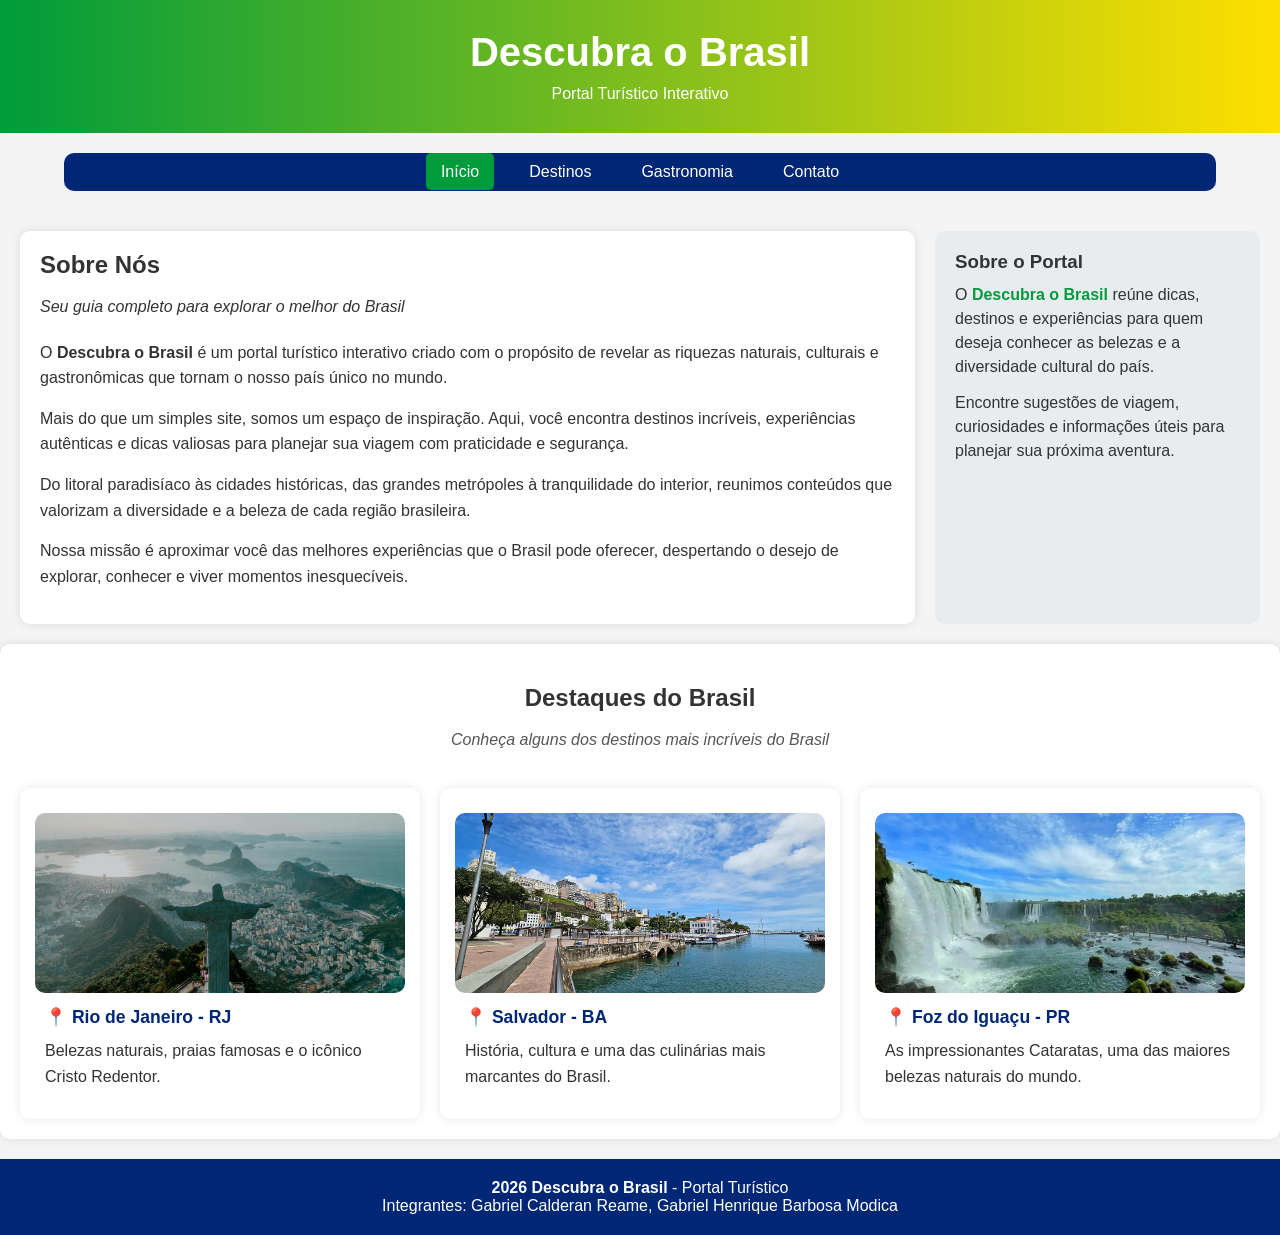
<file: index.html>
<!DOCTYPE html>
<html lang="pt-BR">
<head>
  <meta charset="UTF-8">
  <meta name="viewport" content="width=device-width, initial-scale=1.0">
  <title>Descubra o Brasil</title>
  <link rel="stylesheet" href="css/style.css">
  <link rel="icon" href="img/brasil.png">
</head>

<body class="index-pagina">

<header>
  <h1>Descubra o Brasil</h1>
  <p>Portal Turístico Interativo</p>
</header>

<nav>
  <ul>
    <li><a href="index.html" class="ativo">Início</a></li>
    <li><a href="destinos.html">Destinos</a></li>
    <li><a href="gastronomia.html">Gastronomia</a></li>
    <li><a href="contato.html">Contato</a></li>
  </ul>
</nav>

<main class="container">

  <section class="conteudo">
    <h2>Sobre Nós</h2>
    <p><em>Seu guia completo para explorar o melhor do Brasil</em></p>

    <p>
      O <strong>Descubra o Brasil</strong> é um portal turístico interativo criado com o propósito de revelar as riquezas naturais, culturais e gastronômicas que tornam o nosso país único no mundo.
    </p>

    <p>
Mais do que um simples site, somos um espaço de inspiração. Aqui, você encontra destinos incríveis, experiências autênticas e dicas valiosas para planejar sua viagem com praticidade e segurança.
    </p>

    <p>
      Do litoral paradisíaco às cidades históricas, das grandes metrópoles à tranquilidade do interior, reunimos conteúdos que valorizam a diversidade e a beleza de cada região brasileira.
    </p>

    <p>
      Nossa missão é aproximar você das melhores experiências que o Brasil pode oferecer, despertando o desejo de explorar, conhecer e viver momentos inesquecíveis.
    </p>
  </section>

  <aside class="sidebar">
    <h3>Sobre o Portal</h3>
    <p>
      O <strong>Descubra o Brasil</strong> reúne dicas, destinos e experiências para quem deseja conhecer as belezas e a diversidade cultural do país.
    </p>
    <p>
      Encontre sugestões de viagem, curiosidades e informações úteis para planejar sua próxima aventura.
    </p>
  </aside>

</main>

<section class="destaques">
  <h2 class="titulo-centro">Destaques do Brasil</h2>
  <p class="subtitulo-centro"><em>Conheça alguns dos destinos mais incríveis do Brasil</em></p>

  <div class="galeria">
    <div class="card">
      <img src="img/rio.jpg" alt="Rio de Janeiro">
      <h3>📍 Rio de Janeiro - RJ</h3>
      <p>Belezas naturais, praias famosas e o icônico Cristo Redentor.</p>
    </div>

    <div class="card">
      <img src="img/salvador.jpg" alt="Salvador">
      <h3>📍 Salvador - BA</h3>
      <p>História, cultura e uma das culinárias mais marcantes do Brasil.</p>
    </div>

    <div class="card">
      <img src="img/foz.jpg" alt="Foz do Iguaçu">
      <h3>📍 Foz do Iguaçu - PR</h3>
      <p>As impressionantes Cataratas, uma das maiores belezas naturais do mundo.</p>
    </div>
  </div>
</section>

<footer>
  <p><strong>2026 Descubra o Brasil</strong> - Portal Turístico</p>
  <p>Integrantes: Gabriel Calderan Reame, Gabriel Henrique Barbosa Modica</p>
</footer>

</body>
</html>
</file>
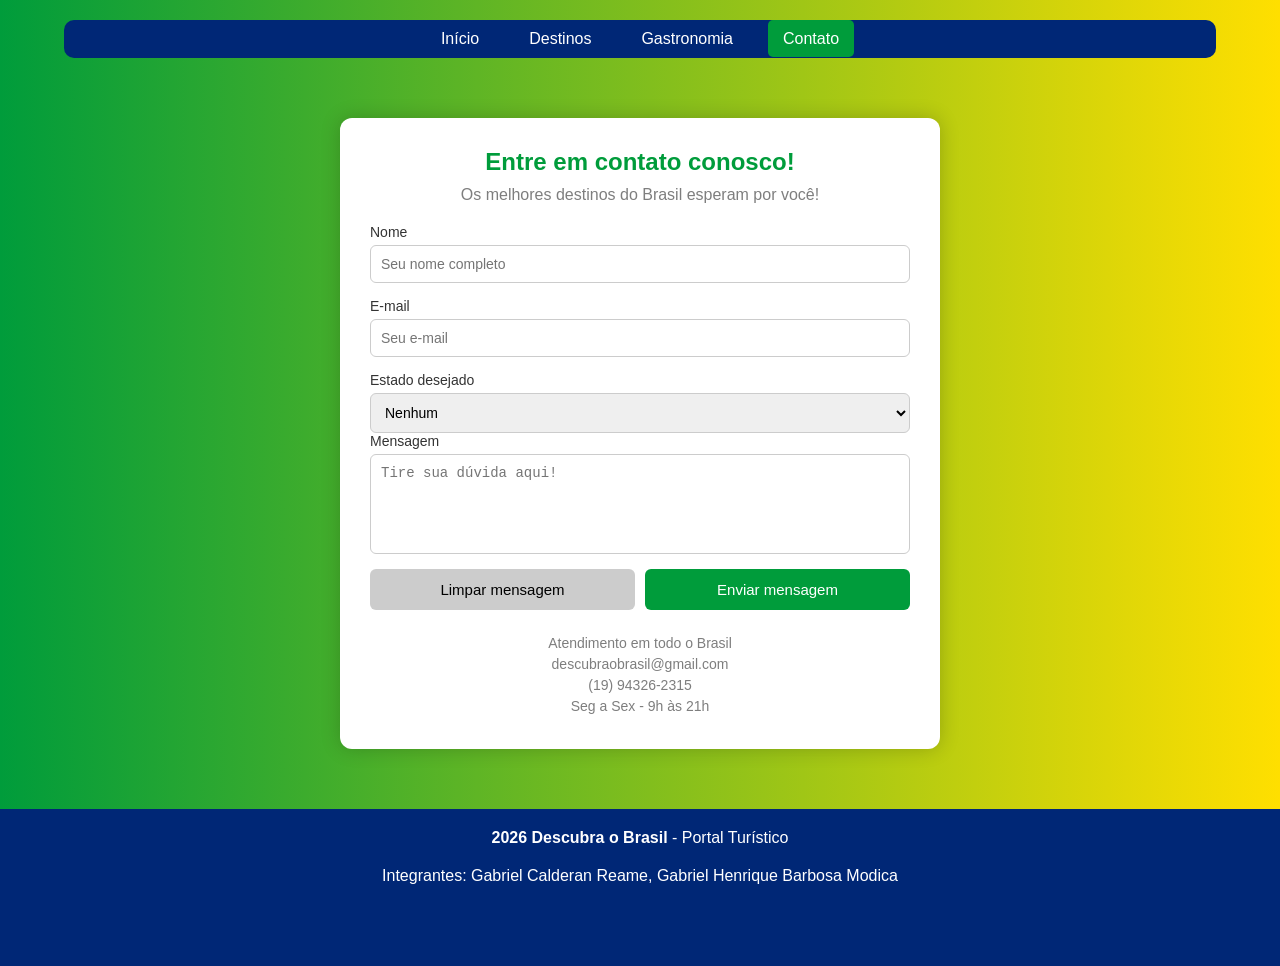
<file: contato.html>
<!DOCTYPE html>
<html lang="pt-br">
<head>
    <meta charset="UTF-8">
    <meta name="viewport" content="width=device-width, initial-scale=1.0">
    <title>Contato - Turismo Brasil</title>
    <link rel="stylesheet" href="css/style.css">
    <link rel="icon" href="img/brasil.png">
</head>
<body class="contato-pagina">

<nav>
  <ul>
    <li><a href="index.html">Início</a></li>
    <li><a href="destinos.html">Destinos</a></li>
    <li><a href="gastronomia.html">Gastronomia</a></li>
    <li><a href="contato.html" class="ativo">Contato</a></li>
  </ul>
</nav>
    
<div class="container">
        <h2>Entre em contato conosco!</h2>
        <p>Os melhores destinos do Brasil esperam por você!</p>

        <form>
            
            <div class="row">
                <div class="field">
                    <label>Nome</label>
                    <input type="text" placeholder="Seu nome completo" required>
                </div>
            </div>
            
            <div class="row">
                <div class="field">
                    <label>E-mail</label>
                    <input type="email" placeholder="Seu e-mail" required>
                </div>
            </div>
            
            <div class="field">
                <label>Estado desejado</label>
                <select>
                    <option>Nenhum</option>
                    <option>Acre (AC)</option>
                    <option>Alagoas (AL)</option>
                    <option>Amapá (AP)</option>
                    <option>Amazonas (AM)</option>
                    <option>Bahia (BA)</option>
                    <option>Ceará (CE)</option>
                    <option>Espírito Santo (ES)</option>
                    <option>Goiás (GO)</option>
                    <option>Maranhão (MA)</option>
                    <option>Mato Grosso (MT)</option>
                    <option>Mato Grosso do Sul (MS)</option>
                    <option>Minas Gerais (MG)</option>
                    <option>Pará (PA)</option>
                    <option>Paraíba (PB)</option>
                    <option>Paraná (PR)</option>
                    <option>Pernambuco (PE)</option>
                    <option>Piauí (PI)</option>
                    <option>Rio de Janeiro (RJ)</option>
                    <option>Rio Grande do Norte (RN)</option>
                    <option>Rio Grande do Sul (RS)</option>
                    <option>Rondônia (RO)</option>
                    <option>Roraima (RR)</option>
                    <option>Santa Catarina (SC)</option>
                    <option>São Paulo (SP)</option>
                    <option>Sergipe (SE)</option>
                    <option>Tocantins (TO)</option>
                </select>
            </div>
            
            <div class="field">
                <label>Mensagem</label>
                <textarea placeholder="Tire sua dúvida aqui!"></textarea>
            </div>
           
            <div class="actions">
                <button type="reset" class="reset">Limpar mensagem</button>
                <button type="submit">Enviar mensagem</button>
            </div>

        </form>

        <aside class="info">
            <p>Atendimento em todo o Brasil</p>
            <p>descubraobrasil@gmail.com</p>
            <p>(19) 94326-2315</p>
            <p>Seg a Sex - 9h às 21h</p>
        </aside>
    </div>

<footer>
  <p class="linha"><strong>2026 Descubra o Brasil</strong> - Portal Turístico</p>
  <p class="linha">Integrantes: Gabriel Calderan Reame, Gabriel Henrique Barbosa Modica</p>
</footer>

</body>
</html>
</file>
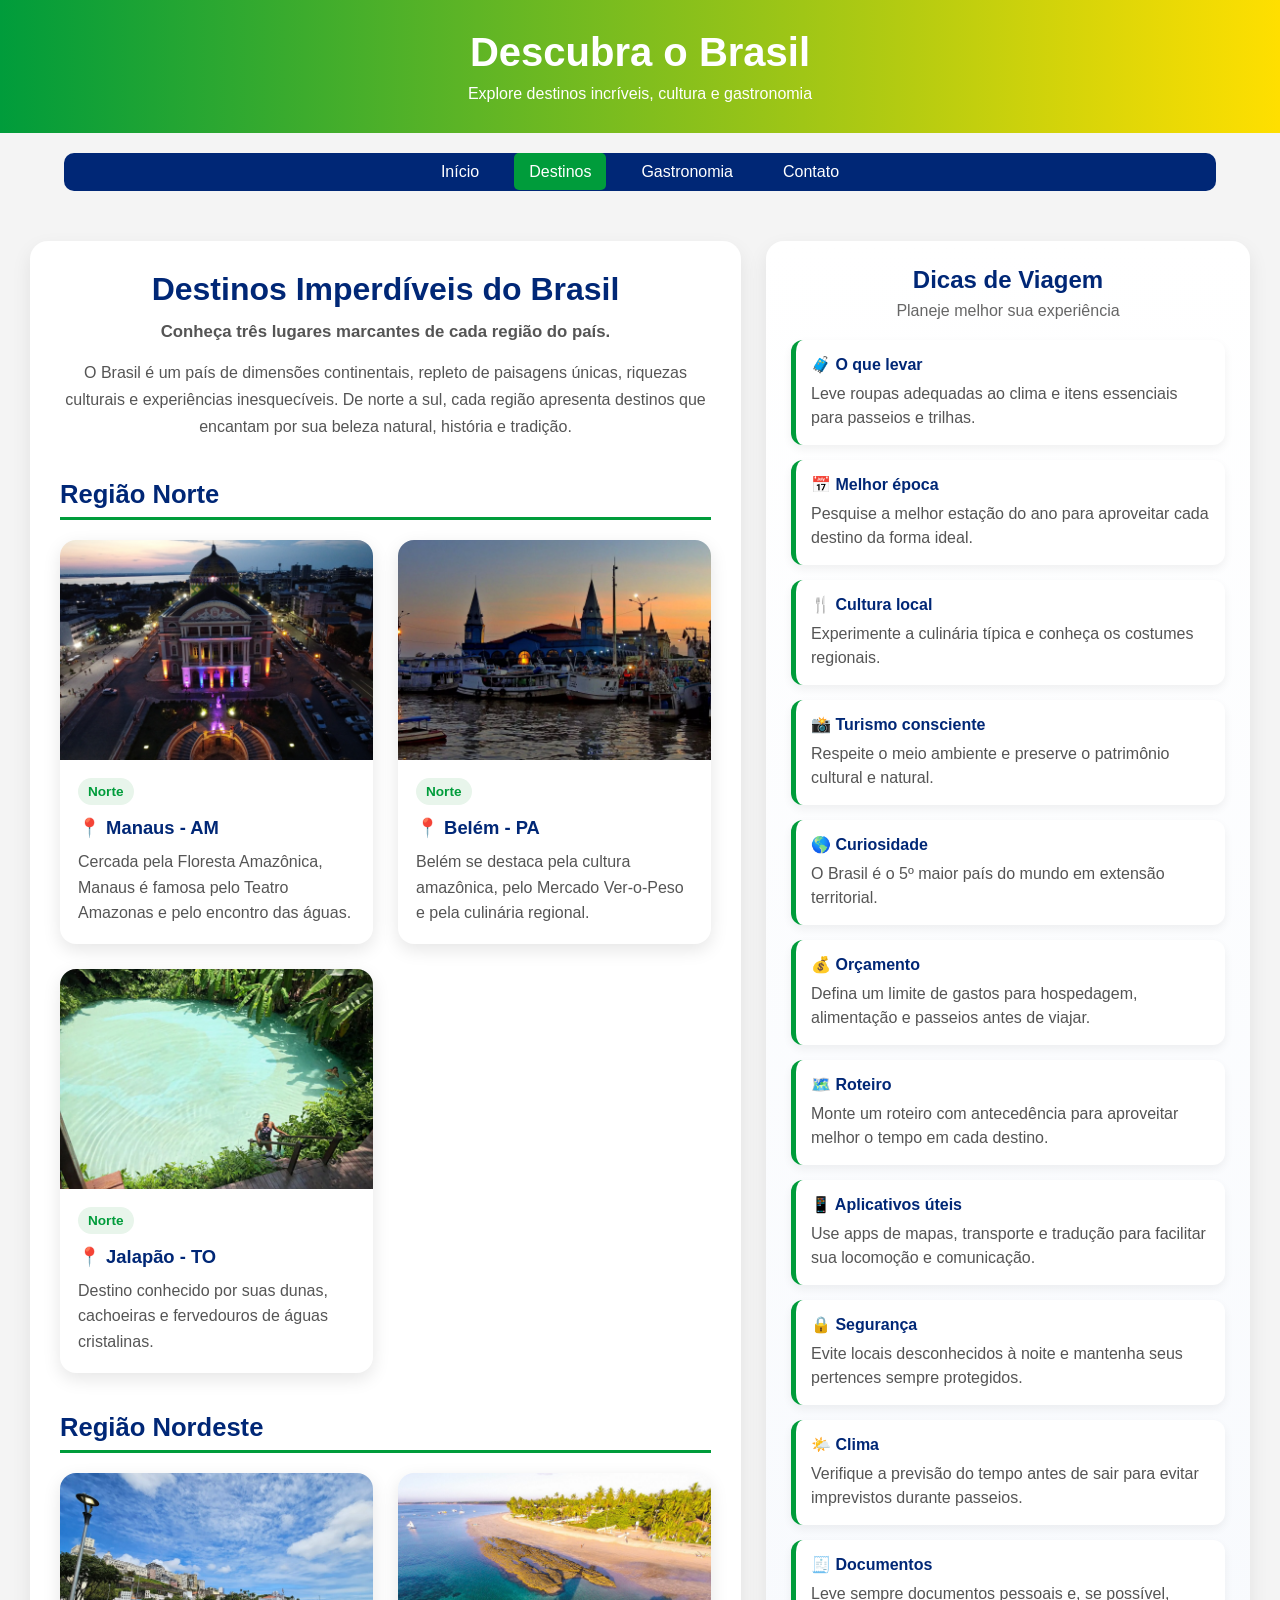
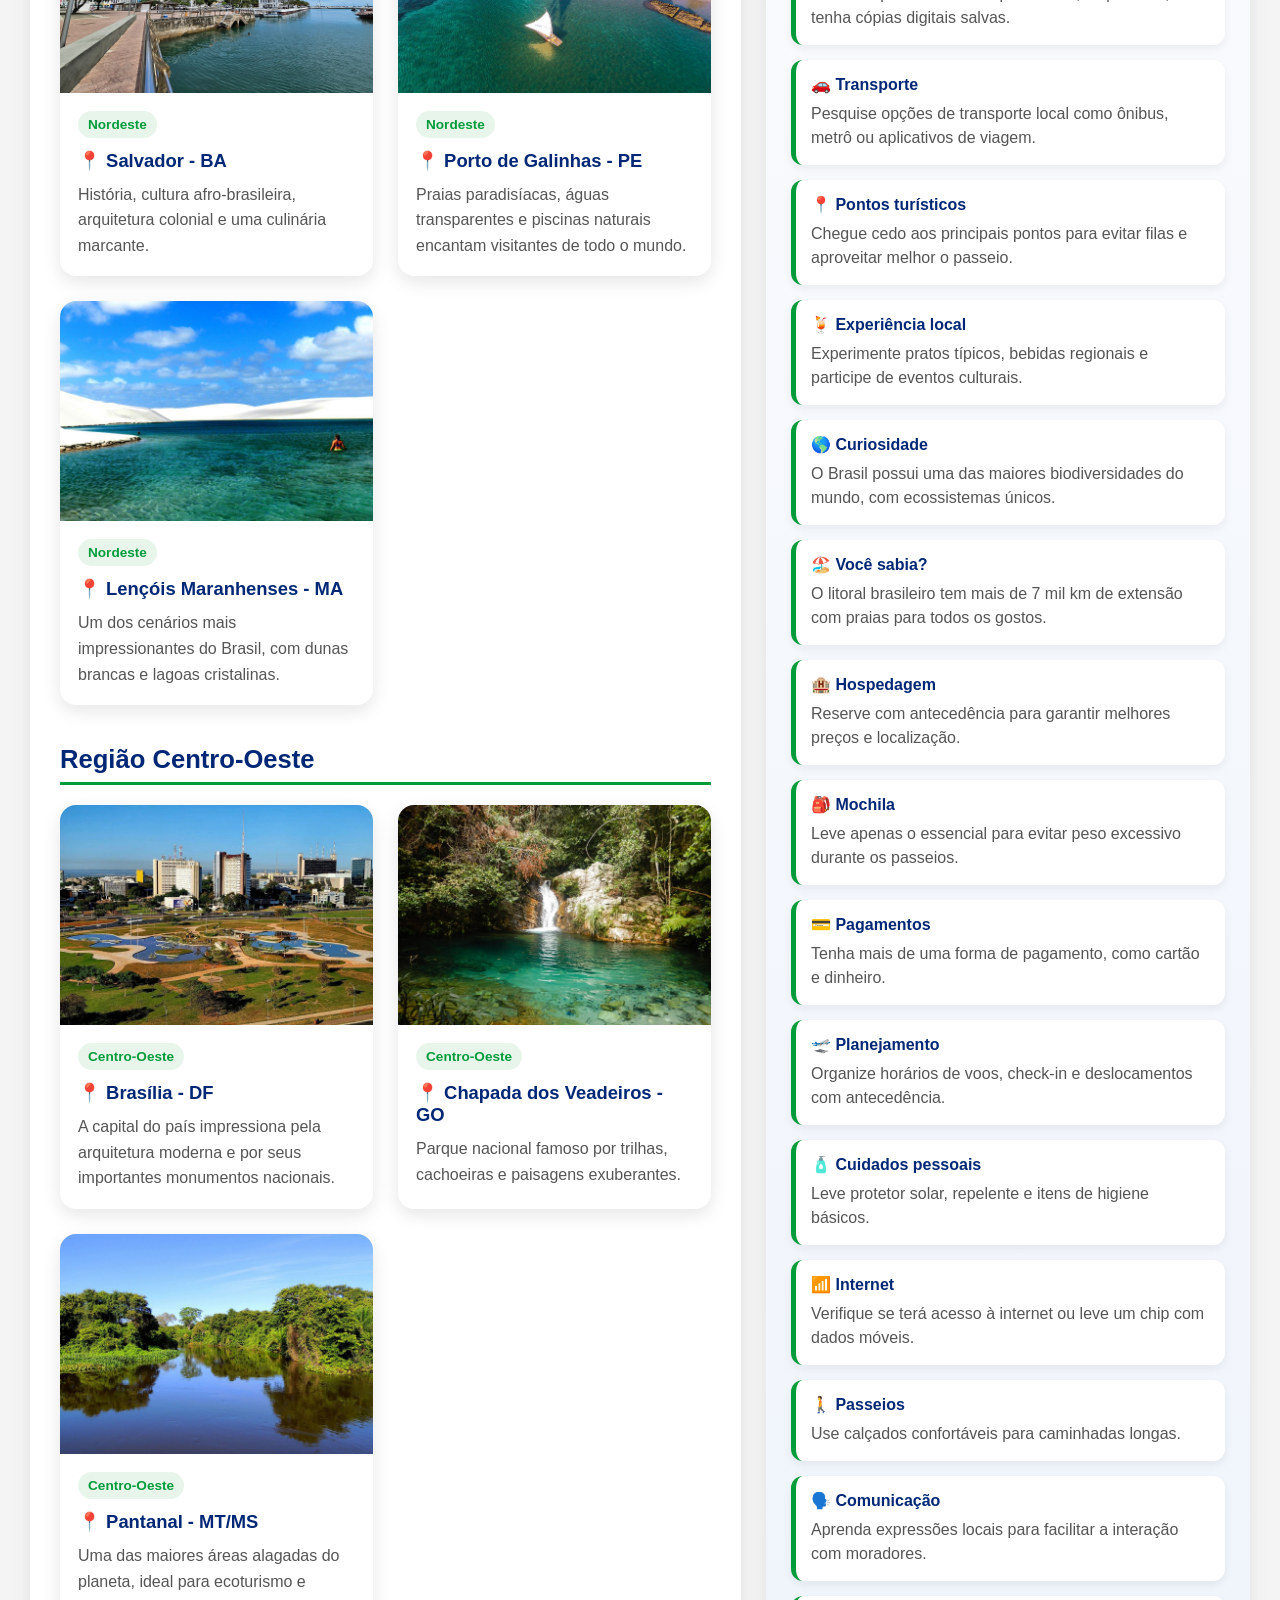
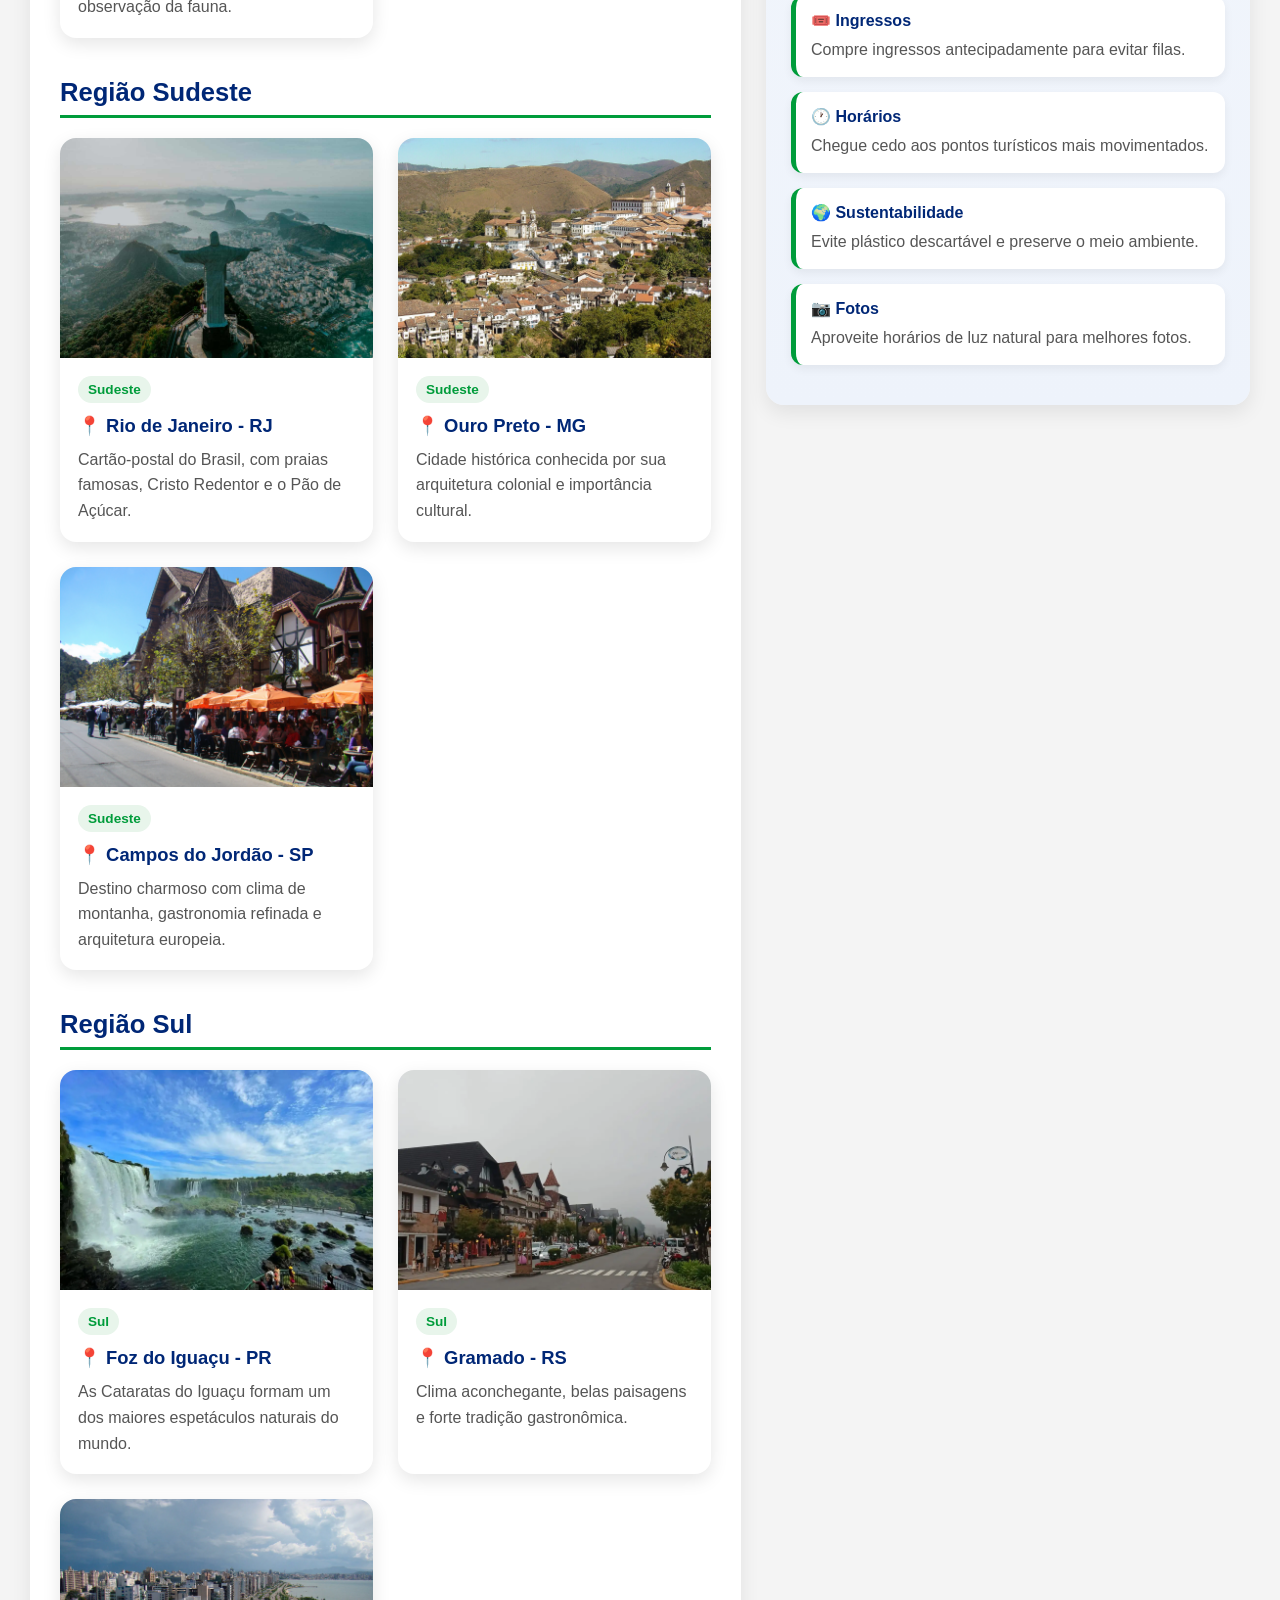
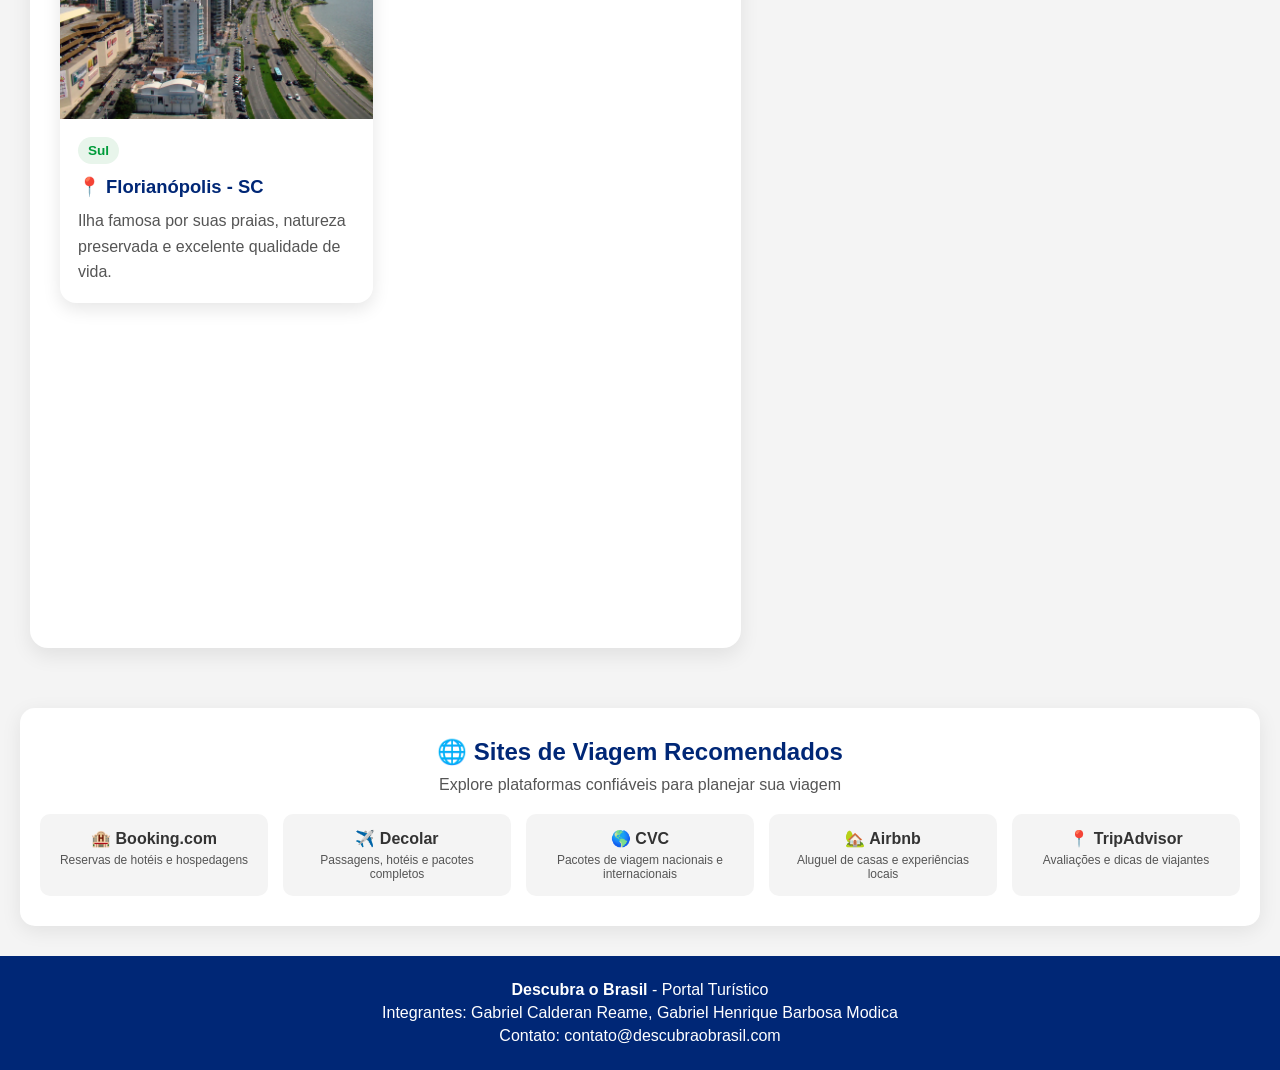
<file: destinos.html>
<!DOCTYPE html>
<html lang="pt-BR">
<head>
  <meta charset="UTF-8">
  <meta name="viewport" content="width=device-width, initial-scale=1.0">
  <title>Destinos | Descubra o Brasil</title>
  <link rel="stylesheet" href="css/style.css">
  <link rel="icon" href="img/brasil.png">
</head>
<body class="destinos-pagina">

  <header>
    <h1>Descubra o Brasil</h1>
    <p>Explore destinos incríveis, cultura e gastronomia</p>
  </header>

  <nav>
    <ul>
      <li><a href="index.html">Início</a></li>
      <li><a href="destinos.html" class="ativo">Destinos</a></li>
      <li><a href="gastronomia.html">Gastronomia</a></li>
      <li><a href="contato.html">Contato</a></li>
    </ul>
  </nav>

  <main class="destinos-main">
    <section class="destinos-section">
      <div class="intro-destinos">
        <h2>Destinos Imperdíveis do Brasil</h2>
        <p class="subtitulo">
          Conheça três lugares marcantes de cada região do país.
        </p>
        <p>
          O Brasil é um país de dimensões continentais, repleto de paisagens únicas,
          riquezas culturais e experiências inesquecíveis. De norte a sul, cada região
          apresenta destinos que encantam por sua beleza natural, história e tradição.
        </p>
      </div>

      <div class="regiao-bloco">
        <h2 class="titulo-regiao">Região Norte</h2>
        <div class="galeria-destinos">

          <article class="destino-card">
            <img src="img/manaus.jpg" alt="Manaus">
            <div class="destino-conteudo">
              <span class="tag-destino">Norte</span>
              <h3>📍 Manaus - AM</h3>
              <p>Cercada pela Floresta Amazônica, Manaus é famosa pelo Teatro Amazonas e pelo encontro das águas.</p>
            </div>
          </article>

          <article class="destino-card">
            <img src="img/belem.jpg" alt="Belém">
            <div class="destino-conteudo">
              <span class="tag-destino">Norte</span>
              <h3>📍 Belém - PA</h3>
              <p>Belém se destaca pela cultura amazônica, pelo Mercado Ver-o-Peso e pela culinária regional.</p>
            </div>
          </article>

          <article class="destino-card">
            <img src="img/jalapao.jpg" alt="Jalapão">
            <div class="destino-conteudo">
              <span class="tag-destino">Norte</span>
              <h3>📍 Jalapão - TO</h3>
              <p>Destino conhecido por suas dunas, cachoeiras e fervedouros de águas cristalinas.</p>
            </div>
          </article>

        </div>
      </div>

      <div class="regiao-bloco">
        <h2 class="titulo-regiao">Região Nordeste</h2>
        <div class="galeria-destinos">

          <article class="destino-card">
            <img src="img/salvador.jpg" alt="Salvador">
            <div class="destino-conteudo">
              <span class="tag-destino">Nordeste</span>
              <h3>📍 Salvador - BA</h3>
              <p>História, cultura afro-brasileira, arquitetura colonial e uma culinária marcante.</p>
            </div>
          </article>

          <article class="destino-card">
            <img src="img/porto_de_galinhas.jpg" alt="Porto de Galinhas">
            <div class="destino-conteudo">
              <span class="tag-destino">Nordeste</span>
              <h3>📍 Porto de Galinhas - PE</h3>
              <p>Praias paradisíacas, águas transparentes e piscinas naturais encantam visitantes de todo o mundo.</p>
            </div>
          </article>

          <article class="destino-card">
            <img src="img/lencoes_maranhenses.jpg" alt="Lençóis Maranhenses">
            <div class="destino-conteudo">
              <span class="tag-destino">Nordeste</span>
              <h3>📍 Lençóis Maranhenses - MA</h3>
              <p>Um dos cenários mais impressionantes do Brasil, com dunas brancas e lagoas cristalinas.</p>
            </div>
          </article>

        </div>
      </div>

      <div class="regiao-bloco">
        <h2 class="titulo-regiao">Região Centro-Oeste</h2>
        <div class="galeria-destinos">

          <article class="destino-card">
            <img src="img/brasilia.jpg" alt="Brasília">
            <div class="destino-conteudo">
              <span class="tag-destino">Centro-Oeste</span>
              <h3>📍 Brasília - DF</h3>
              <p>A capital do país impressiona pela arquitetura moderna e por seus importantes monumentos nacionais.</p>
            </div>
          </article>

          <article class="destino-card">
            <img src="img/chapada.jpg" alt="Chapada dos Veadeiros">
            <div class="destino-conteudo">
              <span class="tag-destino">Centro-Oeste</span>
              <h3>📍 Chapada dos Veadeiros - GO</h3>
              <p>Parque nacional famoso por trilhas, cachoeiras e paisagens exuberantes.</p>
            </div>
          </article>

          <article class="destino-card">
            <img src="img/pantanal.jpg" alt="Pantanal">
            <div class="destino-conteudo">
              <span class="tag-destino">Centro-Oeste</span>
              <h3>📍 Pantanal - MT/MS</h3>
              <p>Uma das maiores áreas alagadas do planeta, ideal para ecoturismo e observação da fauna.</p>
            </div>
          </article>

        </div>
      </div>

      <div class="regiao-bloco">
        <h2 class="titulo-regiao">Região Sudeste</h2>
        <div class="galeria-destinos">

          <article class="destino-card">
            <img src="img/rio.jpg" alt="Rio de Janeiro">
            <div class="destino-conteudo">
              <span class="tag-destino">Sudeste</span>
              <h3>📍 Rio de Janeiro - RJ</h3>
              <p>Cartão-postal do Brasil, com praias famosas, Cristo Redentor e o Pão de Açúcar.</p>
            </div>
          </article>

          <article class="destino-card">
            <img src="img/ouro_preto.jpg" alt="Ouro Preto">
            <div class="destino-conteudo">
              <span class="tag-destino">Sudeste</span>
              <h3>📍 Ouro Preto - MG</h3>
              <p>Cidade histórica conhecida por sua arquitetura colonial e importância cultural.</p>
            </div>
          </article>

          <article class="destino-card">
            <img src="img/campos_do_jordao.jpg" alt="Campos do Jordão">
            <div class="destino-conteudo">
              <span class="tag-destino">Sudeste</span>
              <h3>📍 Campos do Jordão - SP</h3>
              <p>Destino charmoso com clima de montanha, gastronomia refinada e arquitetura europeia.</p>
            </div>
          </article>

        </div>
      </div>

      <div class="regiao-bloco">
        <h2 class="titulo-regiao">Região Sul</h2>
        <div class="galeria-destinos">

          <article class="destino-card">
            <img src="img/foz.jpg" alt="Foz do Iguaçu">
            <div class="destino-conteudo">
              <span class="tag-destino">Sul</span>
              <h3>📍 Foz do Iguaçu - PR</h3>
              <p>As Cataratas do Iguaçu formam um dos maiores espetáculos naturais do mundo.</p>
            </div>
          </article>

          <article class="destino-card">
            <img src="img/gramado.jpg" alt="Gramado">
            <div class="destino-conteudo">
              <span class="tag-destino">Sul</span>
              <h3>📍 Gramado - RS</h3>
              <p>Clima aconchegante, belas paisagens e forte tradição gastronômica.</p>
            </div>
          </article>

          <article class="destino-card">
            <img src="img/florianopolis.jpg" alt="Florianópolis">
            <div class="destino-conteudo">
              <span class="tag-destino">Sul</span>
              <h3>📍 Florianópolis - SC</h3>
              <p>Ilha famosa por suas praias, natureza preservada e excelente qualidade de vida.</p>
            </div>
          </article>

        </div>
        
        <div class="video-container">
         <iframe width="560" height="315" src="https://www.youtube.com/embed/6CwI5f9ttJI?si=7mLw6zUhF-8R3PJ9" title="YouTube video player" frameborder="0" allow="accelerometer; autoplay; clipboard-write; encrypted-media; gyroscope; picture-in-picture; web-share" referrerpolicy="strict-origin-when-cross-origin" allowfullscreen></iframe>
        </div>
      </div>
    </section>

    <aside class="destinos-aside">
      <h3>Dicas de Viagem</h3>
      <p class="aside-subtitulo">Planeje melhor sua experiência</p>

      <div class="dica-item">
        <h4>🧳 O que levar</h4>
        <p>Leve roupas adequadas ao clima e itens essenciais para passeios e trilhas.</p>
      </div>

      <div class="dica-item">
        <h4>📅 Melhor época</h4>
        <p>Pesquise a melhor estação do ano para aproveitar cada destino da forma ideal.</p>
      </div>

      <div class="dica-item">
        <h4>🍴 Cultura local</h4>
        <p>Experimente a culinária típica e conheça os costumes regionais.</p>
      </div>

      <div class="dica-item">
        <h4>📸 Turismo consciente</h4>
        <p>Respeite o meio ambiente e preserve o patrimônio cultural e natural.</p>
      </div>

      <div class="dica-item">
        <h4>🌎 Curiosidade</h4>
        <p>O Brasil é o 5º maior país do mundo em extensão territorial.</p>
      </div>

      <div class="dica-item">
      <h4>💰 Orçamento</h4>
      <p>Defina um limite de gastos para hospedagem, alimentação e passeios antes de viajar.</p>
      </div>

      <div class="dica-item">
      <h4>🗺️ Roteiro</h4>
      <p>Monte um roteiro com antecedência para aproveitar melhor o tempo em cada destino.</p>
  </div>

    <div class="dica-item">
    <h4>📱 Aplicativos úteis</h4>
    <p>Use apps de mapas, transporte e tradução para facilitar sua locomoção e comunicação.</p>
    </div>

    <div class="dica-item">
    <h4>🔒 Segurança</h4>
    <p>Evite locais desconhecidos à noite e mantenha seus pertences sempre protegidos.</p>
    </div>

    <div class="dica-item">
    <h4>🌤️ Clima</h4>
    <p>Verifique a previsão do tempo antes de sair para evitar imprevistos durante passeios.</p>
    </div>

    <div class="dica-item">
    <h4>🧾 Documentos</h4>
    <p>Leve sempre documentos pessoais e, se possível, tenha cópias digitais salvas.</p>
    </div>

    <div class="dica-item">
    <h4>🚗 Transporte</h4>
    <p>Pesquise opções de transporte local como ônibus, metrô ou aplicativos de viagem.</p>
    </div>

    <div class="dica-item">
    <h4>📍 Pontos turísticos</h4>
    <p>Chegue cedo aos principais pontos para evitar filas e aproveitar melhor o passeio.</p>
  </div>

    <div class="dica-item">
    <h4>🍹 Experiência local</h4>
    <p>Experimente pratos típicos, bebidas regionais e participe de eventos culturais.</p>
  </div>

    <div class="dica-item">
    <h4>🌎 Curiosidade</h4>
    <p>O Brasil possui uma das maiores biodiversidades do mundo, com ecossistemas únicos.</p>
    </div>

    <div class="dica-item">
    <h4>🏖️ Você sabia?</h4>
    <p>O litoral brasileiro tem mais de 7 mil km de extensão com praias para todos os gostos.</p>
    </div>

    <div class="dica-item">
    <h4>🏨 Hospedagem</h4>
    <p>Reserve com antecedência para garantir melhores preços e localização.</p>
    </div>

    <div class="dica-item">
    <h4>🎒 Mochila</h4>
    <p>Leve apenas o essencial para evitar peso excessivo durante os passeios.</p>
    </div>

    <div class="dica-item">
    <h4>💳 Pagamentos</h4>
    <p>Tenha mais de uma forma de pagamento, como cartão e dinheiro.</p>
    </div>

    <div class="dica-item">
    <h4>🛫 Planejamento</h4>
    <p>Organize horários de voos, check-in e deslocamentos com antecedência.</p>
    </div>

    <div class="dica-item">
    <h4>🧴 Cuidados pessoais</h4>
    <p>Leve protetor solar, repelente e itens de higiene básicos.</p>
    </div>

    <div class="dica-item">
    <h4>📶 Internet</h4>
    <p>Verifique se terá acesso à internet ou leve um chip com dados móveis.</p>
    </div>

    <div class="dica-item">
    <h4>🚶 Passeios</h4>
    <p>Use calçados confortáveis para caminhadas longas.</p>
    </div>

    <div class="dica-item">
    <h4>🗣️ Comunicação</h4>
    <p>Aprenda expressões locais para facilitar a interação com moradores.</p>
    </div>

    <div class="dica-item">
    <h4>🎟️ Ingressos</h4>
    <p>Compre ingressos antecipadamente para evitar filas.</p>
    </div>

    <div class="dica-item">
    <h4>🕐 Horários</h4>
    <p>Chegue cedo aos pontos turísticos mais movimentados.</p>
    </div>

    <div class="dica-item">
    <h4>🌍 Sustentabilidade</h4>
    <p>Evite plástico descartável e preserve o meio ambiente.</p>
    </div>

    <div class="dica-item">
    <h4>📷 Fotos</h4>
    <p>Aproveite horários de luz natural para melhores fotos.</p>
  </div>
    
    </aside>

  </main>

  <aside class="aside-referencias">

  <h2>🌐 Sites de Viagem Recomendados</h2>
  <p class="subtitulo-centro">Explore plataformas confiáveis para planejar sua viagem</p>

  <div class="aside-links">

    <a href="https://www.booking.com" target="_blank" class="link-card">
      🏨 Booking.com
      <span>Reservas de hotéis e hospedagens</span>
    </a>

    <a href="https://www.decolar.com" target="_blank" class="link-card">
      ✈️ Decolar
      <span>Passagens, hotéis e pacotes completos</span>
    </a>

    <a href="https://www.cvc.com.br" target="_blank" class="link-card">
      🌎 CVC
      <span>Pacotes de viagem nacionais e internacionais</span>
    </a>

    <a href="https://www.airbnb.com" target="_blank" class="link-card">
      🏡 Airbnb
      <span>Aluguel de casas e experiências locais</span>
    </a>

    <a href="https://www.tripadvisor.com.br" target="_blank" class="link-card">
      📍 TripAdvisor
      <span>Avaliações e dicas de viajantes</span>
    </a>

  </div>

</aside>

  <footer>
    <p><strong>Descubra o Brasil</strong> - Portal Turístico</p>
    <p>Integrantes: Gabriel Calderan Reame, Gabriel Henrique Barbosa Modica</p>
    <p>Contato: contato@descubraobrasil.com</p>
  </footer>

</body>
</html>
</file>
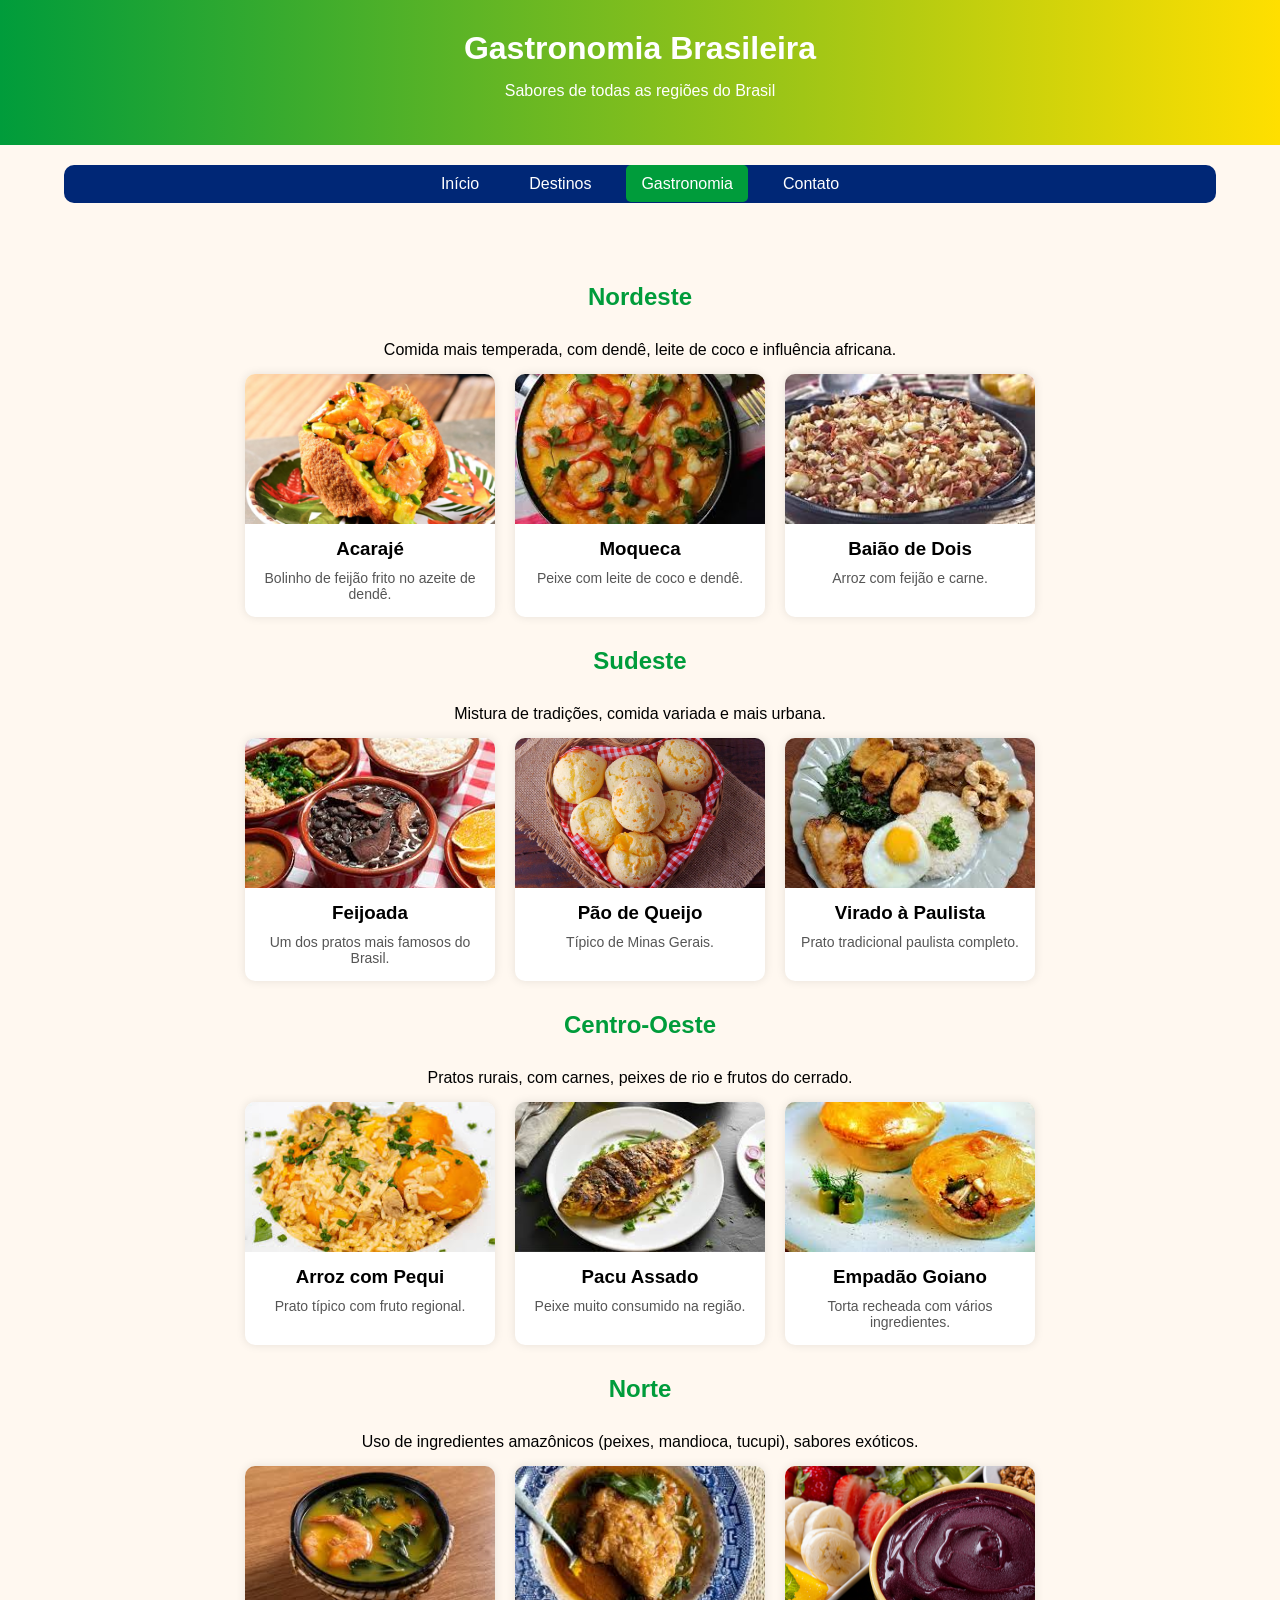
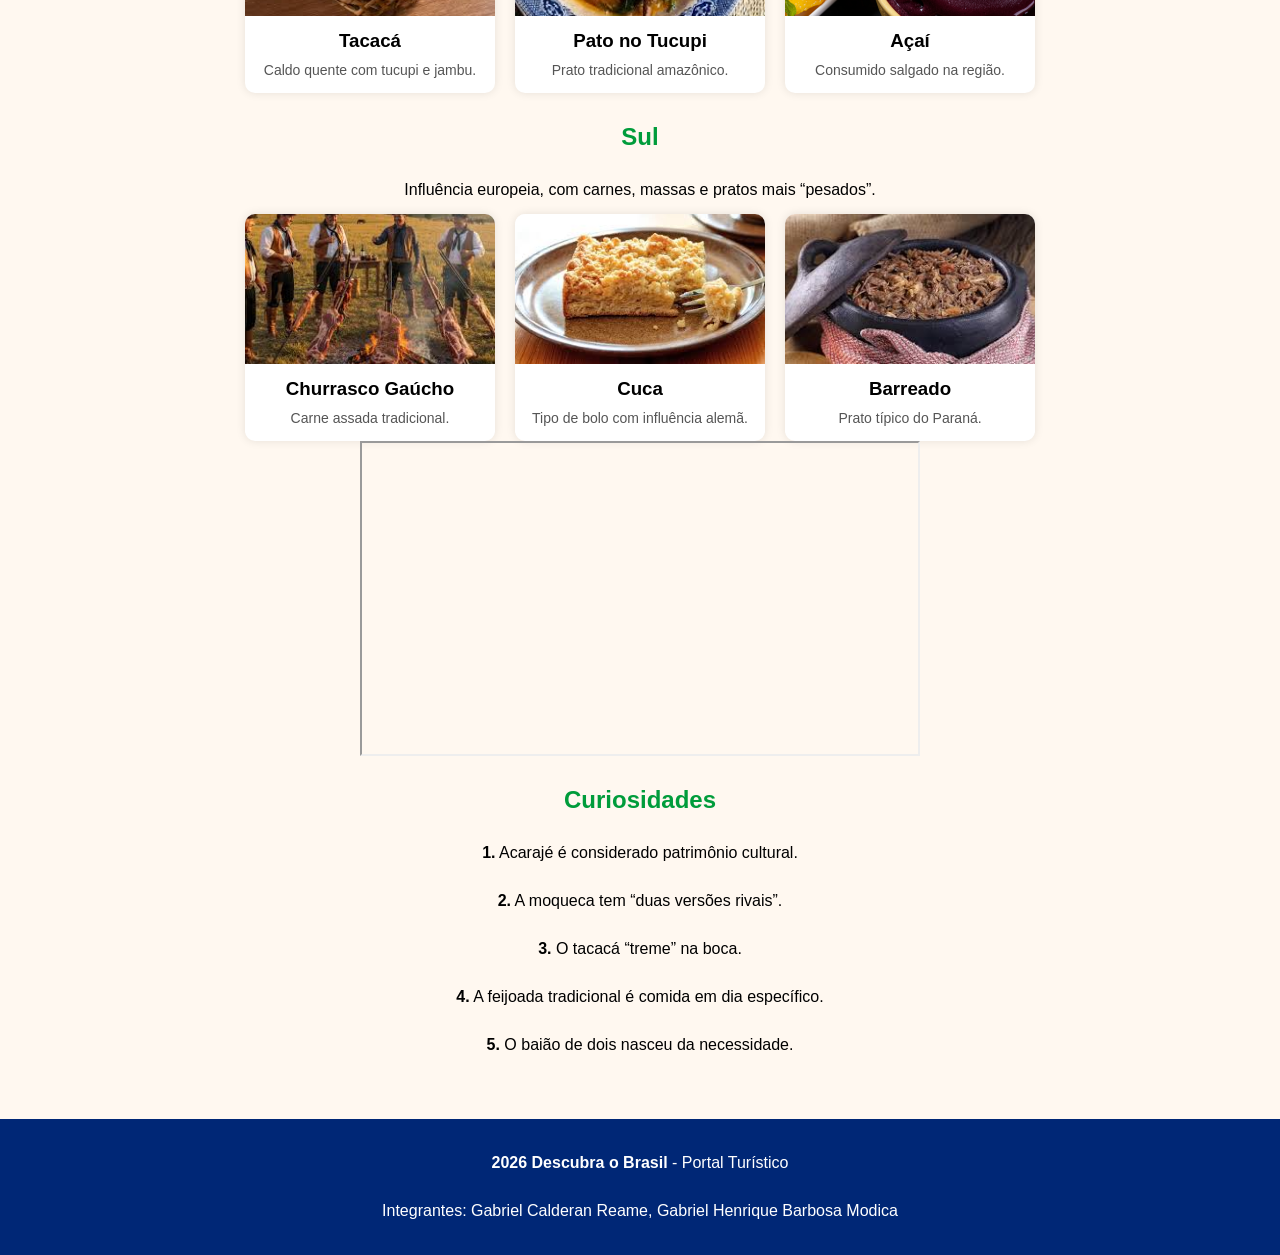
<file: gastronomia.html>
<!DOCTYPE html>
<html lang="pt-br">
<head>
  <meta charset="UTF-8">
  <meta name="viewport" content="width=device-width, initial-scale=1.0">
  <title>Gastronomia Brasileira</title>
  <link rel="stylesheet" href="css/style.css">
  <link rel="icon" href="img/brasil.png">
</head>

<body class="gastronomia-pagina">

<header>
  <h1>Gastronomia Brasileira</h1>
  <p>Sabores de todas as regiões do Brasil</p>
</header>

<nav>
  <ul>
    <li><a href="index.html">Início</a></li>
    <li><a href="destinos.html">Destinos</a></li>
    <li><a href="gastronomia.html" class="ativo">Gastronomia</a></li>
    <li><a href="contato.html">Contato</a></li>
  </ul>
</nav>

<main class="container">

  <section class="conteudo">

    <h2>Nordeste</h2>
    <p>Comida mais temperada, com dendê, leite de coco e influência africana.</p>
    <div class="cards">
      <div class="card">
        <img src="img/acaraje.jpg" alt="Acarajé">
        <h3>Acarajé</h3>
        <p>Bolinho de feijão frito no azeite de dendê.</p>
      </div>

      <div class="card">
        <img src="img/moqueca.jpg" alt="Moqueca">
        <h3>Moqueca</h3>
        <p>Peixe com leite de coco e dendê.</p>
      </div>

      <div class="card">
        <img src="img/baiaodedois.jpg" alt="Baião de dois">
        <h3>Baião de Dois</h3>
        <p>Arroz com feijão e carne.</p>
      </div>
    </div>

    <h2>Sudeste</h2>
    <p>Mistura de tradições, comida variada e mais urbana.</p>
    <div class="cards">
      <div class="card">
        <img src="img/feijoad.jpg" alt="Feijoada">
        <h3>Feijoada</h3>
        <p>Um dos pratos mais famosos do Brasil.</p>
      </div>

      <div class="card">
        <img src="img/Pao-de-queijo-1.webp" alt="Pão de queijo">
        <h3>Pão de Queijo</h3>
        <p>Típico de Minas Gerais.</p>
      </div>

      <div class="card">
        <img src="img/viradapaulista.jpg" alt="Virado à paulista">
        <h3>Virado à Paulista</h3>
        <p>Prato tradicional paulista completo.</p>
      </div>
    </div>

    <h2>Centro-Oeste</h2>
    <p>Pratos rurais, com carnes, peixes de rio e frutos do cerrado.</p>
    <div class="cards">
      <div class="card">
        <img src="img/arrozcpequi.jpg" alt="Arroz com Pequi">
        <h3>Arroz com Pequi</h3>
        <p>Prato típico com fruto regional.</p>
      </div>

      <div class="card">
        <img src="img/pacuassado.jpg" alt="Pacu assado">
        <h3>Pacu Assado</h3>
        <p>Peixe muito consumido na região.</p>
      </div>

      <div class="card">
        <img src="img/empadaogoiano.jpg" alt="Empadão goiano">
        <h3>Empadão Goiano</h3>
        <p>Torta recheada com vários ingredientes.</p>
      </div>
    </div>

    <h2>Norte</h2>
    <p>Uso de ingredientes amazônicos (peixes, mandioca, tucupi), sabores exóticos.</p>
    <div class="cards">
      <div class="card">
        <img src="img/tacaca.jpg" alt="Tacacá">
        <h3>Tacacá</h3>
        <p>Caldo quente com tucupi e jambu.</p>
      </div>

      <div class="card">
        <img src="img/patotupupi.jpg" alt="Pato no tucupi">
        <h3>Pato no Tucupi</h3>
        <p>Prato tradicional amazônico.</p>
      </div>

      <div class="card">
        <img src="img/açai.jpg" alt="Açaí">
        <h3>Açaí</h3>
        <p>Consumido salgado na região.</p>
      </div>
    </div>

    <h2>Sul</h2>
    <p>Influência europeia, com carnes, massas e pratos mais “pesados”.</p>
    <div class="cards">
      <div class="card">
        <img src="img/churrasco gaucho.jpg" alt="Churrasco gaúcho">
        <h3>Churrasco Gaúcho</h3>
        <p>Carne assada tradicional.</p>
      </div>

      <div class="card">
        <img src="img/cuca.jpg" alt="Cuca">
        <h3>Cuca</h3>
        <p>Tipo de bolo com influência alemã.</p>
      </div>

      <div class="card">
        <img src="img/barreado.jpg" alt="Barreado">
        <h3>Barreado</h3>
        <p>Prato típico do Paraná.</p>
      </div>
    </div>

    <div class="video-container">
      <iframe width="560" height="315" src="https://www.youtube.com/embed/w0GmHX6jMC8?si=Oa8EUIgmsDc-KVZW" allowfullscreen></iframe>
    </div>

  </section>

  <aside class="sidebar">
    <h2>Curiosidades</h2>
    <p><strong>1.</strong> Acarajé é considerado patrimônio cultural.</p>
    <p><strong>2.</strong> A moqueca tem “duas versões rivais”.</p>
    <p><strong>3.</strong> O tacacá “treme” na boca.</p>
    <p><strong>4.</strong> A feijoada tradicional é comida em dia específico.</p>
    <p><strong>5.</strong> O baião de dois nasceu da necessidade.</p>
  </aside>

</main>

<footer>
  <p><strong>2026 Descubra o Brasil</strong> - Portal Turístico</p>
  <p>Integrantes: Gabriel Calderan Reame, Gabriel Henrique Barbosa Modica</p>
</footer>

</body>
</html>
</file>
<file: css/style.css>
* {
  margin: 0;
  padding: 0;
  box-sizing: border-box;
}

body.index-pagina {
  font-family: Arial, sans-serif;
  background-color: #f4f4f4;
  color: #333;
}

body.index-pagina header {
  background: linear-gradient(to right, #009c3b, #ffdf00);
  color: white;
  text-align: center;
  padding: 30px;
  margin-bottom: 20px;
}

body.index-pagina header h1 {
  font-size: 2.5rem;
}

body.index-pagina header p {
  margin-top: 10px;
}

body.index-pagina nav {
  background-color: #002776;
  margin: 20px auto;
  border-radius: 10px;
  width: 90%;
}

body.index-pagina nav ul {
  list-style: none;
  display: flex;
  justify-content: center;
  flex-wrap: wrap;
}

body.index-pagina nav ul li {
  margin: 10px;
}

body.index-pagina nav ul li a {
  color: white;
  text-decoration: none;
  padding: 10px 15px;
  transition: 0.3s;
}

body.index-pagina nav ul li a:hover,
body.index-pagina nav ul li a.ativo {
  background-color: #009c3b;
  border-radius: 5px;
}

body.index-pagina main {
  display: flex;
  gap: 20px;
  padding: 20px;
}

body.index-pagina section {
  flex: 3;
  background: white;
  padding: 20px;
  border-radius: 10px;
  box-shadow: 0 0 10px rgba(0, 0, 0, 0.1);
}

body.index-pagina section h2 {
  margin-bottom: 15px;
}

body.index-pagina aside {
  flex: 1;
  background: #e9ecef;
  padding: 20px;
  border-radius: 10px;
}

body.index-pagina aside h3 {
  margin-bottom: 10px;
}

body.index-pagina img {
  width: 100%;
  border-radius: 10px;
  margin-top: 10px;
}

body.index-pagina .card {
  background: white;
  padding: 15px;
  border-radius: 10px;
  margin-top: 15px;
  transition: 0.3s;
}

body.index-pagina .card:hover {
  transform: scale(1.05);
}

body.index-pagina iframe {
  width: 100%;
  height: 315px;
  margin-top: 15px;
  border-radius: 10px;
}

body.index-pagina form {
  display: flex;
  flex-direction: column;
  gap: 10px;
}

body.index-pagina input,
body.index-pagina textarea {
  padding: 10px;
  border: 1px solid #ccc;
  border-radius: 5px;
}

body.index-pagina button {
  background-color: #009c3b;
  color: white;
  padding: 10px;
  border: none;
  border-radius: 5px;
  cursor: pointer;
}

body.index-pagina button:hover {
  background-color: #007a2d;
}

body.index-pagina footer {
  background-color: #002776;
  color: white;
  text-align: center;
  padding: 20px;
  margin-top: 20px;
}

body.index-pagina section em {
  display: block;
  margin-bottom: 20px;
}

body.index-pagina section p {
  margin-bottom: 15px;
  line-height: 1.6;
}

body.index-pagina aside p {
  margin-bottom: 12px;
  line-height: 1.5;
}

body.index-pagina aside em {
  display: block;
  margin-bottom: 10px;
  color: #555;
}

body.index-pagina aside strong {
  color: #009c3b;
}

body.index-pagina .galeria {
  display: flex;
  gap: 20px;
  margin-top: 20px;
  flex-wrap: wrap;
}

body.index-pagina .galeria .card {
  flex: 1;
  min-width: 250px;
  background: white;
  border-radius: 10px;
  overflow: hidden;
  box-shadow: 0 0 10px rgba(0, 0, 0, 0.1);
  transition: 0.3s;
}

body.index-pagina .galeria .card:hover {
  transform: translateY(-5px);
}

body.index-pagina .galeria img {
  width: 100%;
  height: 180px;
  object-fit: cover;
}

body.index-pagina .galeria h3 {
  margin: 10px;
  color: #002776;
  font-size: 1.1rem;
}

body.index-pagina .galeria p {
  margin: 0 10px 15px;
}

body.index-pagina .titulo-centro {
  text-align: center;
  margin-top: 20px;
}

body.index-pagina .subtitulo-centro {
  text-align: center;
  margin-bottom: 20px;
  color: #555;
}

body.index-pagina .card h3 {
  color: #002776;
}

body.destinos-pagina {
  font-family: Arial, sans-serif;
  background: #f4f4f4;
  color: #333;
}

body.destinos-pagina header {
  background: linear-gradient(to right, #009c3b, #ffdf00);
  color: white;
  text-align: center;
  padding: 30px;
  margin-bottom: 10px;
}

body.destinos-pagina header h1 {
  font-size: 2.5rem;
}

body.destinos-pagina header p {
  margin-top: 10px;
  font-size: 1rem;
}

body.destinos-pagina nav {
  background-color: #002776;
  margin: 20px auto;
  border-radius: 10px;
  width: 90%;
}

body.destinos-pagina nav ul {
  list-style: none;
  display: flex;
  justify-content: center;
  flex-wrap: wrap;
}

body.destinos-pagina nav ul li {
  margin: 10px;
}

body.destinos-pagina nav ul li a {
  color: white;
  text-decoration: none;
  padding: 10px 15px;
  transition: 0.3s;
}

body.destinos-pagina nav ul li a:hover,
body.destinos-pagina nav ul li a.ativo {
  background-color: #009c3b;
  border-radius: 5px;
}

body.destinos-pagina .destinos-main {
  display: flex;
  gap: 25px;
  padding: 30px;
  align-items: flex-start;
}

body.destinos-pagina .destinos-section {
  flex: 3;
  background: white;
  border-radius: 18px;
  padding: 30px;
  box-shadow: 0 8px 20px rgba(0, 0, 0, 0.08);
}

body.destinos-pagina .intro-destinos {
  text-align: center;
  margin-bottom: 30px;
}

body.destinos-pagina .intro-destinos h2 {
  color: #002776;
  font-size: 2rem;
  margin-bottom: 10px;
}

body.destinos-pagina .subtitulo {
  color: #009c3b;
  font-size: 1.05rem;
  margin-bottom: 18px;
  font-weight: bold;
}

body.destinos-pagina .intro-destinos p {
  color: #555;
  line-height: 1.7;
  max-width: 850px;
  margin: 0 auto 12px;
}

body.destinos-pagina .galeria-destinos {
  display: grid;
  grid-template-columns: repeat(2, 1fr);
  gap: 25px;
}

body.destinos-pagina .destino-card {
  background: #ffffff;
  border-radius: 16px;
  overflow: hidden;
  box-shadow: 0 6px 18px rgba(0, 0, 0, 0.1);
  transition: transform 0.3s ease, box-shadow 0.3s ease;
}

body.destinos-pagina .destino-card:hover {
  transform: translateY(-8px);
  box-shadow: 0 12px 24px rgba(0, 0, 0, 0.16);
}

body.destinos-pagina .destino-card img {
  width: 100%;
  height: 220px;
  object-fit: cover;
  display: block;
}

body.destinos-pagina .destino-conteudo {
  padding: 18px;
}

body.destinos-pagina .tag-destino {
  display: inline-block;
  background: #e8f5eb;
  color: #009c3b;
  font-size: 0.85rem;
  font-weight: bold;
  padding: 6px 10px;
  border-radius: 20px;
  margin-bottom: 12px;
}

body.destinos-pagina .destino-conteudo h3 {
  color: #002776;
  margin-bottom: 10px;
  font-size: 1.15rem;
}

body.destinos-pagina .destino-conteudo p {
  color: #555;
  line-height: 1.6;
}

body.destinos-pagina .destinos-aside {
  flex: 2;
  background: linear-gradient(180deg, #ffffff, #eef3fb);
  border-radius: 18px;
  padding: 25px;
  box-shadow: 0 8px 20px rgba(0, 0, 0, 0.08);
}

body.destinos-pagina .destinos-aside h3 {
  color: #002776;
  text-align: center;
  font-size: 1.5rem;
  margin-bottom: 8px;
}

body.destinos-pagina .aside-subtitulo {
  text-align: center;
  color: #666;
  margin-bottom: 20px;
}

body.destinos-pagina .dica-item {
  background: white;
  border-left: 5px solid #009c3b;
  border-radius: 12px;
  padding: 15px;
  margin-bottom: 15px;
  box-shadow: 0 4px 10px rgba(0, 0, 0, 0.06);
}

body.destinos-pagina .dica-item h4 {
  color: #002776;
  margin-bottom: 8px;
  font-size: 1rem;
}

body.destinos-pagina .dica-item p {
  color: #555;
  line-height: 1.5;
}

body.destinos-pagina .regiao-bloco {
  margin-top: 40px;
}

body.destinos-pagina .titulo-regiao {
  color: #002776;
  font-size: 1.6rem;
  margin-bottom: 20px;
  padding-bottom: 8px;
  border-bottom: 3px solid #009c3b;
}

body.destinos-pagina .aside-referencias {
  background: #ffffff;
  padding: 30px 20px;
  margin: 30px 20px;
  border-radius: 15px;
  box-shadow: 0 5px 20px rgba(0, 0, 0, 0.08);
}

body.destinos-pagina .aside-referencias h2 {
  text-align: center;
  color: #002776;
  margin-bottom: 10px;
}

body.destinos-pagina .aside-referencias .subtitulo-centro {
  text-align: center;
  margin-bottom: 20px;
  color: #555;
}

body.destinos-pagina .aside-links {
  display: grid;
  grid-template-columns: repeat(5, 1fr);
  gap: 15px;
  margin-top: 20px;
}

body.destinos-pagina .link-card {
  background: #f4f4f4;
  padding: 15px;
  border-radius: 10px;
  text-decoration: none;
  color: #333;
  text-align: center;
  font-weight: bold;
  transition: 0.3s;
}

body.destinos-pagina .link-card span {
  display: block;
  font-size: 12px;
  margin-top: 5px;
  font-weight: normal;
  color: #555;
}

body.destinos-pagina .link-card:hover {
  background: #009c3b;
  color: white;
}

body.destinos-pagina .video-container {
  display: flex;
  justify-content: center;
  width: 100%;
}

body.destinos-pagina footer {
  background-color: #002776;
  color: white;
  text-align: center;
  padding: 20px;
  margin-top: 20px;
}

body.destinos-pagina footer p {
  margin: 5px 0;
}

body.gastronomia-pagina {
  font-family: Arial, sans-serif;
  background: #fff8f0;
}

body.gastronomia-pagina header {
  background: linear-gradient(to right, #009c3b, #ffdf00);
  color: white;
  text-align: center;
  padding: 30px;
  margin-bottom: 10px;
}

body.gastronomia-pagina nav {
  background-color: #002776;
  margin: 20px auto;
  border-radius: 10px;
  width: 90%;
}

body.gastronomia-pagina nav ul {
  list-style: none;
  display: flex;
  justify-content: center;
  flex-wrap: wrap;
}

body.gastronomia-pagina nav ul li {
  margin: 10px;
}

body.gastronomia-pagina nav ul li a {
  color: white;
  text-decoration: none;
  padding: 10px 15px;
  transition: 0.3s;
}

body.gastronomia-pagina nav ul li a:hover,
body.gastronomia-pagina nav ul li a.ativo {
  background-color: #009c3b;
  border-radius: 5px;
}

body.gastronomia-pagina .container {
  padding: 30px;
  max-width: 1100px;
  margin: auto;
}

body.gastronomia-pagina h2 {
  margin: 30px 0 15px;
  color: #009c3b;
  text-align: center;
}

body.gastronomia-pagina p {
  text-align: center;
  padding: 15px;
}

body.gastronomia-pagina .cards {
  display: flex;
  flex-wrap: wrap;
  gap: 20px;
  justify-content: center;
}

body.gastronomia-pagina .card {
  width: 250px;
  background: white;
  border-radius: 10px;
  box-shadow: 0 0 10px rgba(0, 0, 0, 0.1);
  overflow: hidden;
  transition: 0.3s;
  text-align: center;
}

body.gastronomia-pagina .card:hover {
  border: 2px solid black;
}

body.gastronomia-pagina .card img {
  width: 100%;
  height: 150px;
  object-fit: cover;
}

body.gastronomia-pagina .card h3 {
  padding: 10px;
}

body.gastronomia-pagina .card p {
  padding: 0 10px 15px;
  font-size: 14px;
  color: #555;
}

body.gastronomia-pagina .video-container {
  display: flex;
  justify-content: center;
  width: 100%;
}

body.gastronomia-pagina footer {
  background-color: #002776;
  color: white;
  text-align: center;
  padding: 20px;
  margin-top: 20px;
}

body.contato-pagina {
  font-family: Arial, sans-serif;
  background: linear-gradient(to right, #009c3b, #ffdf00);
}

body.contato-pagina header {
  background: linear-gradient(to right, #009c3b, #ffdf00);
  color: white;
  text-align: center;
  padding: 30px;
  margin-bottom: 10px;
}

body.contato-pagina nav {
  background-color: #002776;
  margin: 20px auto;
  border-radius: 10px;
  width: 90%;
}

body.contato-pagina nav ul {
  list-style: none;
  display: flex;
  justify-content: center;
  flex-wrap: wrap;
}

body.contato-pagina nav ul li {
  margin: 10px;
}

body.contato-pagina nav ul li a {
  color: white;
  text-decoration: none;
  padding: 10px 15px;
  transition: 0.3s;
}

body.contato-pagina nav ul li a:hover,
body.contato-pagina nav ul li a.ativo {
  background-color: #009c3b;
  border-radius: 5px;
}

body.contato-pagina .container {
  max-width: 600px;
  margin: 60px auto;
  background: #fff;
  padding: 30px;
  border-radius: 12px;
  box-shadow: 0 0 20px rgba(0, 0, 0, 0.2);
}

body.contato-pagina h2 {
  text-align: center;
  color: #009c3b;
  margin-bottom: 10px;
}

body.contato-pagina p {
  text-align: center;
  margin-bottom: 20px;
  color: #7e7e7e;
}

body.contato-pagina .linha {
  color: white;
}

body.contato-pagina .row {
  display: flex;
  gap: 15px;
  margin-bottom: 15px;
}

body.contato-pagina .field {
  flex: 1;
  display: flex;
  flex-direction: column;
}

body.contato-pagina label {
  font-size: 14px;
  margin-bottom: 5px;
  color: #333;
}

body.contato-pagina input,
body.contato-pagina select,
body.contato-pagina textarea {
  padding: 10px;
  border-radius: 6px;
  border: 1px solid #ccc;
  font-size: 14px;
}

body.contato-pagina textarea {
  resize: none;
  height: 100px;
}

body.contato-pagina .actions {
  display: flex;
  justify-content: space-between;
  gap: 10px;
  margin-top: 15px;
}

body.contato-pagina button {
  flex: 1;
  padding: 12px;
  border: none;
  border-radius: 6px;
  font-size: 15px;
  cursor: pointer;
}

body.contato-pagina button[type="submit"] {
  background: #009c3b;
  color: white;
}

body.contato-pagina button[type="submit"]:hover {
  background: #007a2f;
}

body.contato-pagina .reset {
  background: #ccc;
}

body.contato-pagina .reset:hover {
  background: #999;
}

body.contato-pagina .info {
  margin-top: 25px;
  text-align: center;
  font-size: 14px;
}

body.contato-pagina .info p {
  margin: 5px 0;
}

body.contato-pagina footer {
  background-color: #002776;
  color: white;
  text-align: center;
  padding: 20px;
  height: 157px;
}

@media (max-width: 900px) {
  body.destinos-pagina .destinos-main {
    flex-direction: column;
  }

  body.destinos-pagina .galeria-destinos {
    grid-template-columns: 1fr;
  }

  body.destinos-pagina .aside-links {
    grid-template-columns: 1fr;
  }
}

@media (max-width: 768px) {
  body.index-pagina main {
    flex-direction: column;
  }

  body.index-pagina nav ul,
  body.destinos-pagina nav ul,
  body.gastronomia-pagina nav ul,
  body.contato-pagina nav ul {
    flex-direction: column;
    align-items: center;
  }

  body.destinos-pagina .destinos-main {
    padding: 20px;
  }

  body.destinos-pagina .destinos-section,
  body.destinos-pagina .destinos-aside {
    padding: 20px;
  }

  body.destinos-pagina .intro-destinos h2 {
    font-size: 1.7rem;
  }

  body.contato-pagina .row {
    flex-direction: column;
  }
}
</file>
